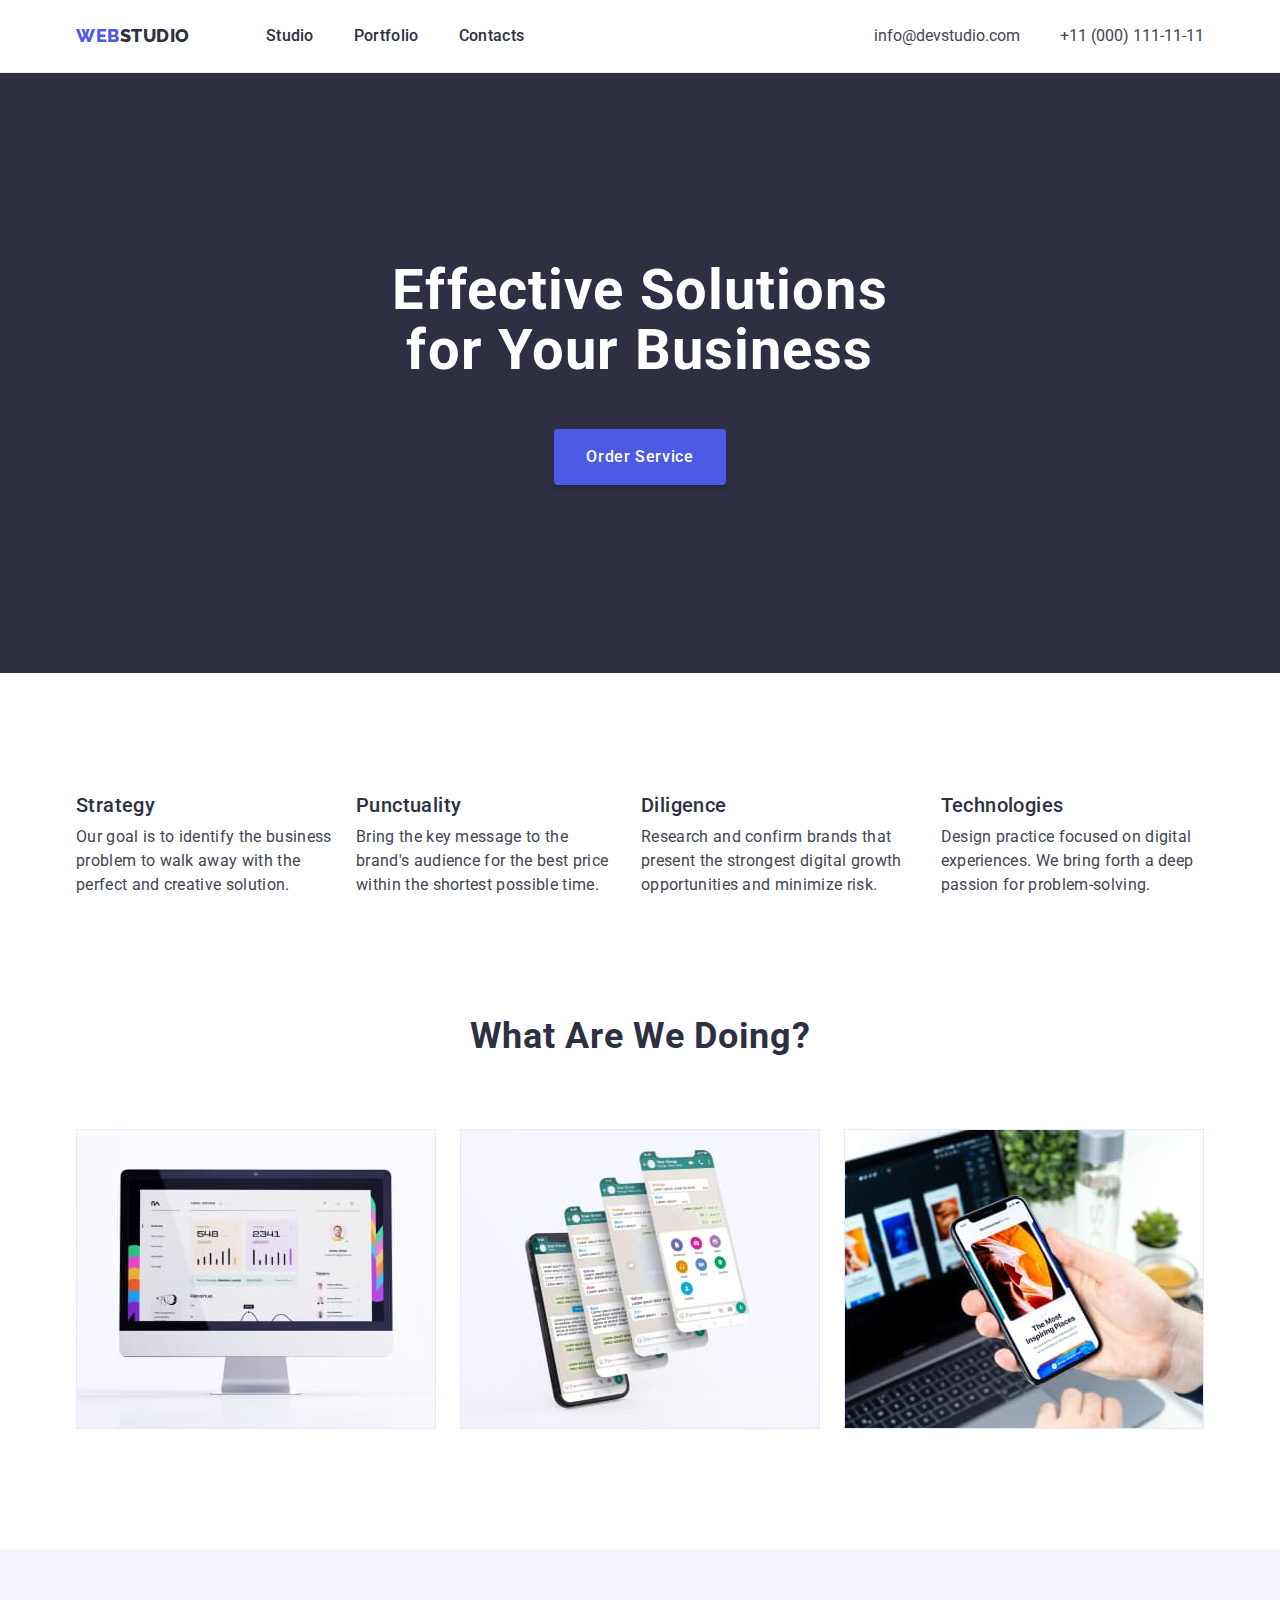
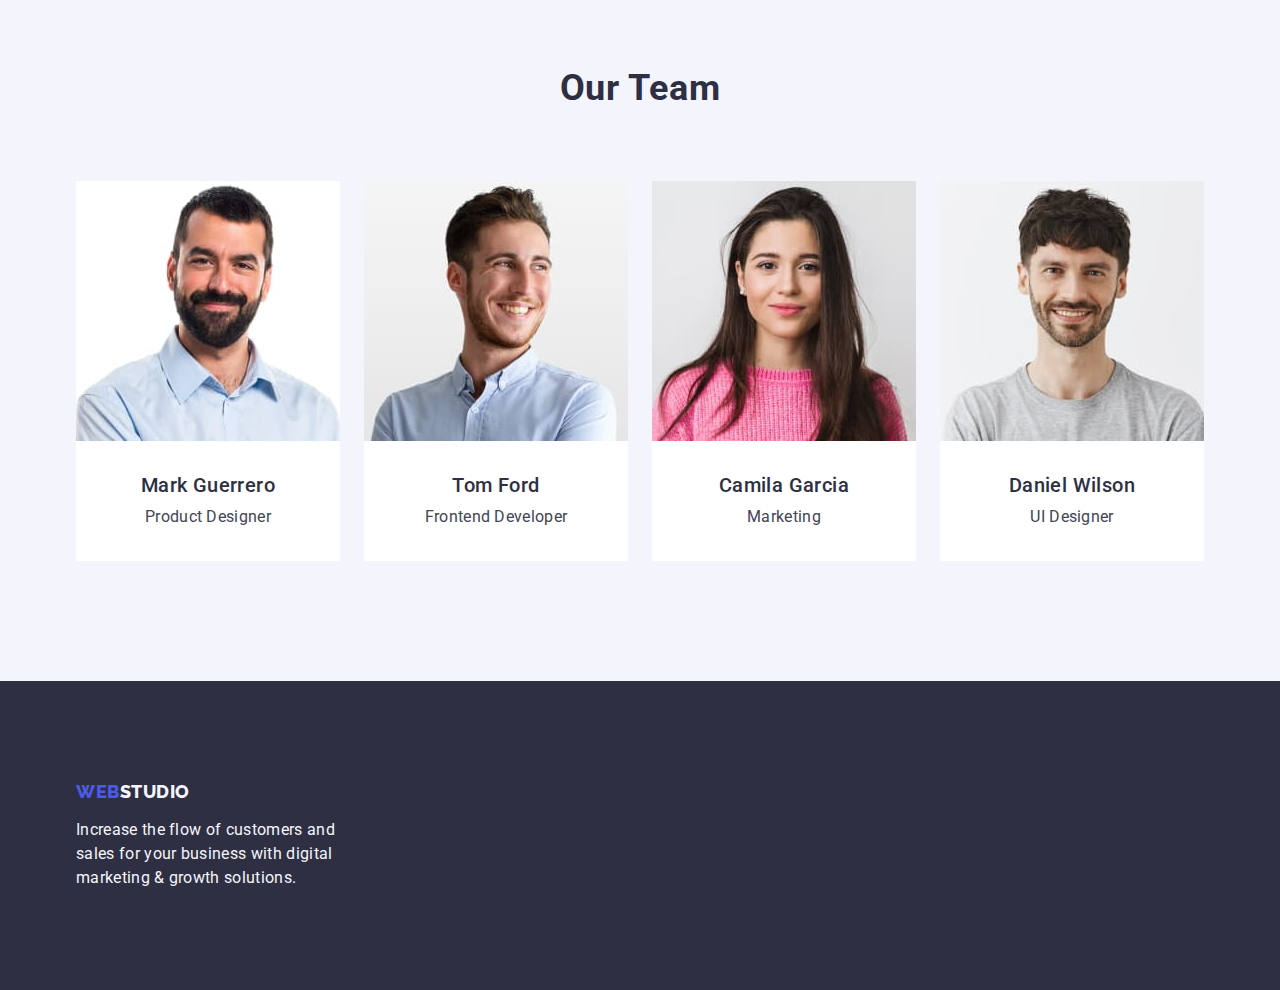
<file: index.html>
<!DOCTYPE html>
<html lang="en">
  <head>
    <meta charset="UTF-8" />
    <meta http-equiv="X-UA-Compatible" content="IE=edge" />
    <meta name="viewport" content="width=device-width, initial-scale=1.0" />
    <title>Studio</title>
    <link rel="preconnect" href="https://fonts.googleapis.com" />
    <link rel="preconnect" href="https://fonts.gstatic.com" crossorigin />
    <link
      href="https://fonts.googleapis.com/css2?family=Raleway:wght@800&family=Roboto:wght@400;500;700;900&display=swap"
      rel="stylesheet"
    />
    <link
      rel="stylesheet"
      href="https://cdnjs.cloudflare.com/ajax/libs/modern-normalize/1.1.0/modern-normalize.min.css"
    />
    <link rel="stylesheet" href="./css/styles.css" />
  </head>
  <body>
    <!-- Header -->
    <header class="page-header">
      <div class="container header">
        <nav class="navbar">
          <a href="./index.html" class="logo"
            ><span class="logo-web">WEB</span>STUDIO</a
          >
          <ul class="list">
            <li class="list-item">
              <a href="" class="link">Studio</a>
            </li>
            <li class="list-item">
              <a href="./portfolio.html" class="link">Portfolio</a>
            </li>
            <li class="list-item">
              <a href="" class="link">Contacts</a>
            </li>
          </ul>
        </nav>
        <ul class="contacts">
          <li>
            <a href="mailto:info@devstudio.com" class="link"
              >info@devstudio.com</a
            >
          </li>
          <li>
            <a href="tel:+110001111111" class="link">+11 (000) 111-11-11</a>
          </li>
        </ul>
      </div>
    </header>
    <!-- Main content -->
    <main>
      <!-- Hero -->
      <section class="hero-section">
        <div class="container hero">
          <h1 class="hero-title">Effective Solutions for Your Business</h1>
          <button type="button" class="hero-button">Order Service</button>
        </div>
      </section>
      <!-- Our values -->
      <section class="section our-values-section">
        <div class="container">
          <h2 class="visually-hidden">Our values</h2>
          <ul class="our-values-list">
            <li class="startegy">
              <h3>Strategy</h3>
              <p>
                Our goal is to identify the business problem to walk away with
                the perfect and creative solution.
              </p>
            </li>
            <li>
              <h3>Punctuality</h3>
              <p>
                Bring the key message to the brand's audience for the best price
                within the shortest possible time.
              </p>
            </li>
            <li>
              <h3>Diligence</h3>
              <p>
                Research and confirm brands that present the strongest digital
                growth opportunities and minimize risk.
              </p>
            </li>
            <li>
              <h3>Technologies</h3>
              <p>
                Design practice focused on digital experiences. We bring forth a
                deep passion for problem-solving.
              </p>
            </li>
          </ul>
        </div>
      </section>
      <!-- What are we doing? -->
      <section class="section our-job-section">
        <div class="container">
          <h2 class="our-job-header">What are we doing?</h2>
          <ul class="our-job-list">
            <li>
              <img src="./images/img-1.jpeg" alt="Macbook" width="360" />
            </li>
            <li>
              <img src="./images/img-2.jpeg" alt="Phone screen" width="360" />
            </li>
            <li>
              <img
                src="./images/img-3.jpeg"
                alt="A man holds an iPhone"
                width="360"
              />
            </li>
          </ul>
        </div>
      </section>
      <!-- Our Team -->
      <section class="section our-team-section">
        <div class="container">
          <h2 class="our-team-header">Our Team</h2>
          <ul class="our-team-list">
            <li>
              <img
                src="./images/mark.jpeg"
                alt="Mark Guerrero"
                width="264"
                height="260"
              />
              <div class="member-content">
                <h3>Mark Guerrero</h3>
                <p>Product Designer</p>
              </div>
            </li>
            <li>
              <img
                src="./images/tomford.jpeg"
                alt="Tom Ford"
                width="264"
                height="260"
              />
              <div class="member-content">
                <h3>Tom Ford</h3>
                <p>Frontend Developer</p>
              </div>
            </li>
            <li>
              <img
                src="./images/camila.jpeg"
                alt="Camila Garcia"
                width="264"
                height="260"
              />
              <div class="member-content">
                <h3>Camila Garcia</h3>
                <p>Marketing</p>
              </div>
            </li>
            <li>
              <img
                src="./images/daniel.jpeg"
                alt="Daniel Wilson"
                width="264"
                height="260"
              />
              <div class="member-content">
                <h3>Daniel Wilson</h3>
                <p>UI Designer</p>
              </div>
            </li>
          </ul>
        </div>
      </section>
    </main>
    <!-- Footer -->
    <footer class="site-footer">
      <div class="container footer-container">
        <div class="footer-content">
          <a href="./index.html" class="logo"
            ><span class="logo-web">WEB</span>STUDIO</a
          >
          <p>
            Increase the flow of customers and sales for your business with
            digital marketing & growth solutions.
          </p>
        </div>
      </div>
    </footer>
  </body>
</html>
</file>
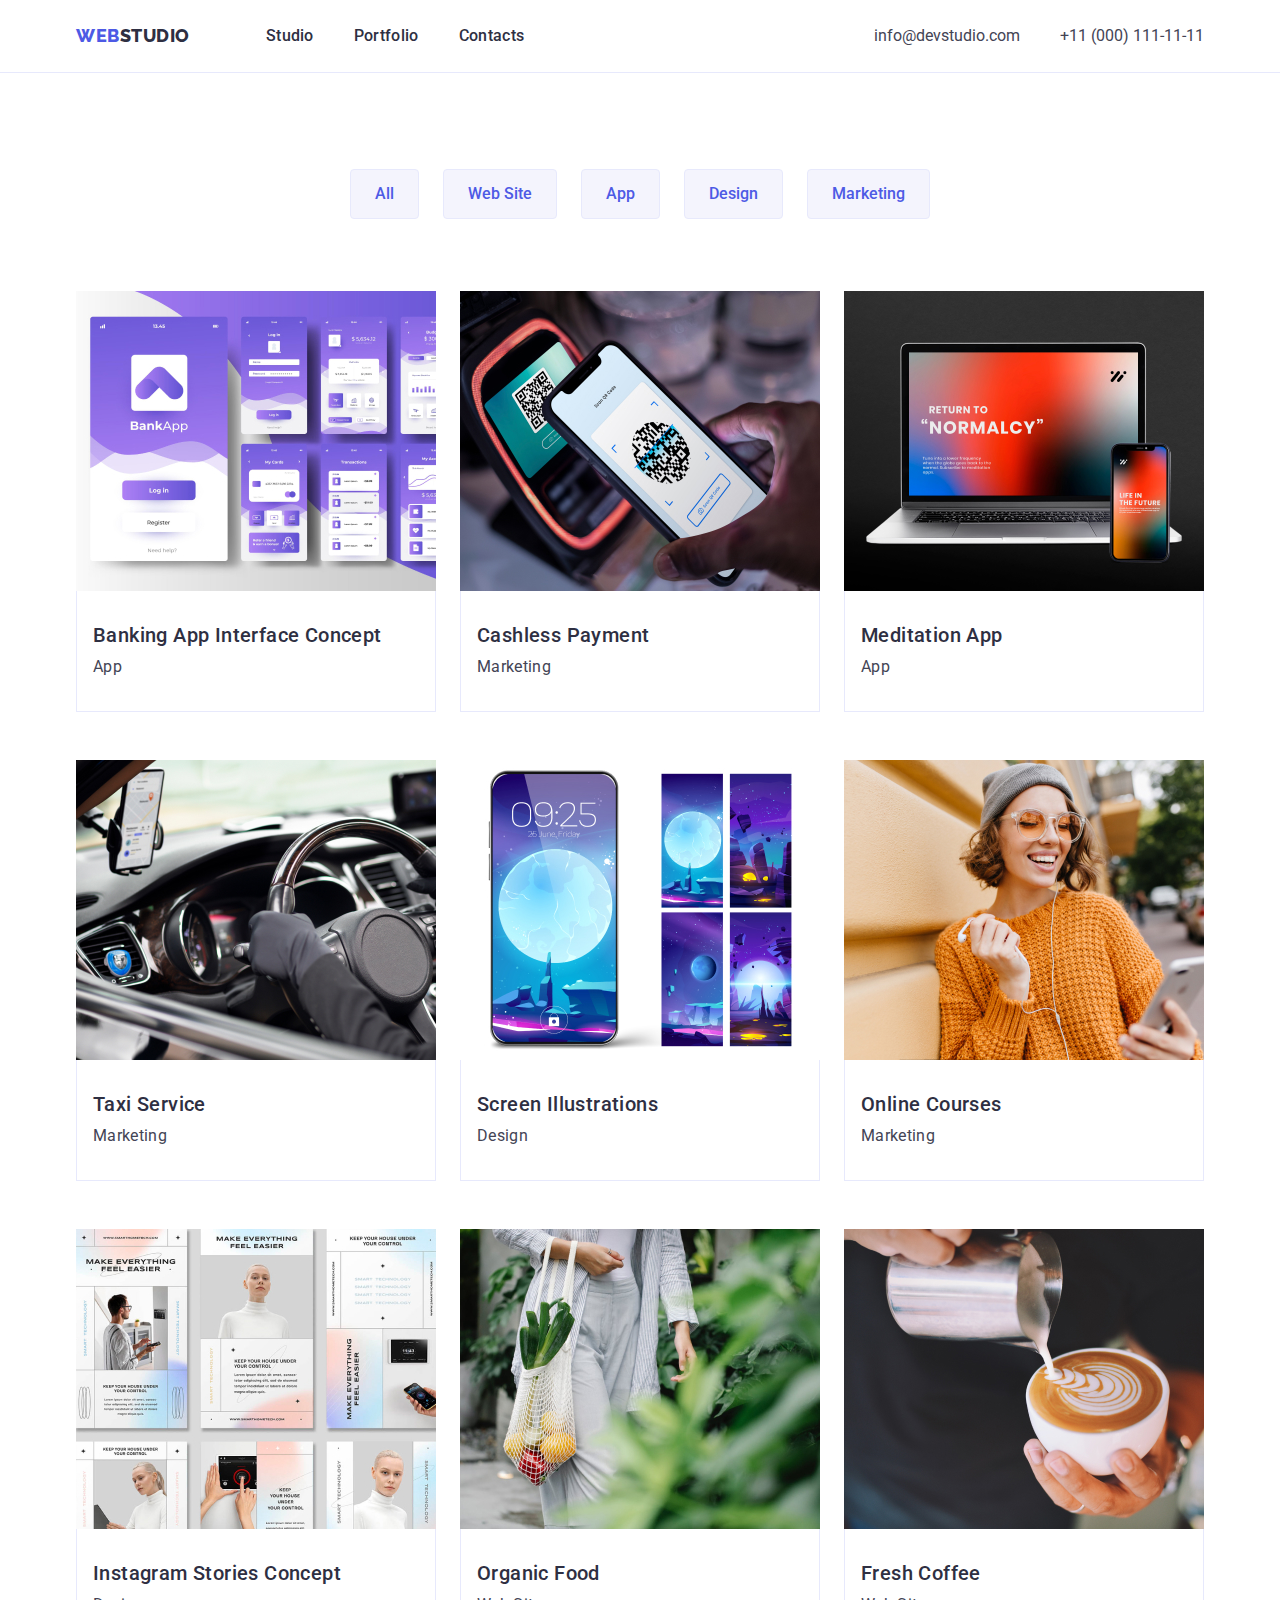
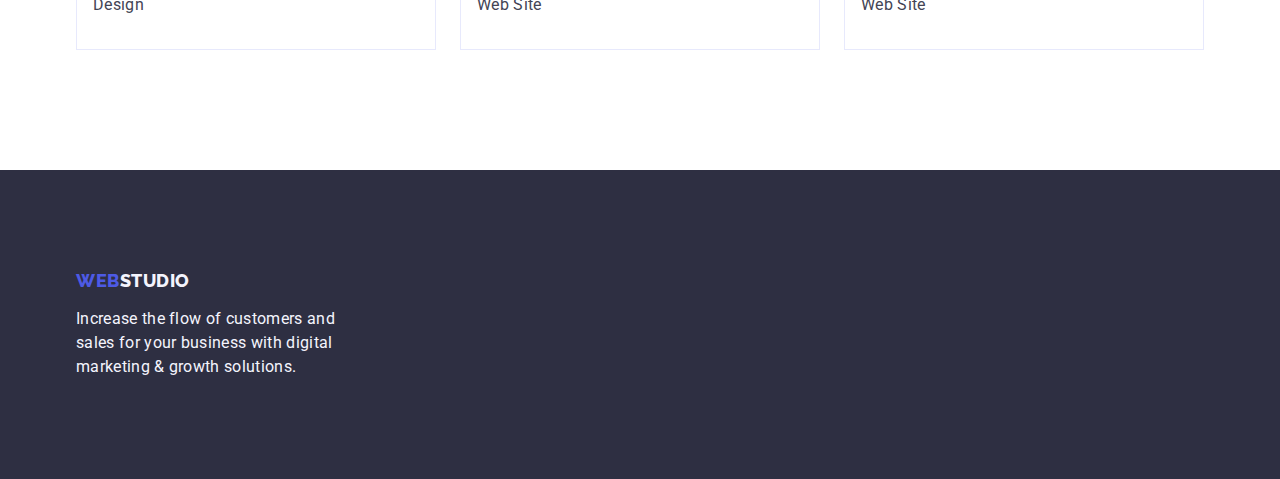
<file: portfolio.html>
<!DOCTYPE html>
<html lang="en">
  <head>
    <meta charset="UTF-8" />
    <meta http-equiv="X-UA-Compatible" content="IE=edge" />
    <meta name="viewport" content="width=device-width, initial-scale=1.0" />
    <title>Portfolio</title>
    <link rel="preconnect" href="https://fonts.googleapis.com" />
    <link rel="preconnect" href="https://fonts.gstatic.com" crossorigin />
    <link
      href="https://fonts.googleapis.com/css2?family=Raleway:wght@800&family=Roboto:wght@400;500;700;900&display=swap"
      rel="stylesheet"
    />
    <link
      rel="stylesheet"
      href="https://cdnjs.cloudflare.com/ajax/libs/modern-normalize/1.1.0/modern-normalize.min.css"
    />
    <link rel="stylesheet" href="./css/styles.css" />
  </head>
  <body>
    <!-- Header -->
    <header class="page-header">
      <div class="container header">
        <nav class="navbar">
          <a href="./index.html" class="logo"
            ><span class="logo-web">WEB</span>STUDIO</a
          >
          <ul class="list">
            <li class="list-item">
              <a href="" class="link">Studio</a>
            </li>
            <li class="list-item">
              <a href="./portfolio.html" class="link">Portfolio</a>
            </li>
            <li class="list-item">
              <a href="" class="link">Contacts</a>
            </li>
          </ul>
        </nav>
        <ul class="contacts">
          <li>
            <a href="mailto:info@devstudio.com" class="link"
              >info@devstudio.com</a
            >
          </li>
          <li>
            <a href="tel:+110001111111" class="link">+11 (000) 111-11-11</a>
          </li>
        </ul>
      </div>
    </header>
    <!-- Main content -->
    <main>
      <section class="portfolio">
        <h1 class="visually-hidden">Portfolio</h1>
        <ul class="filter">
          <li><button type="button" class="button">All</button></li>
          <li><button type="button" class="button">Web Site</button></li>
          <li><button type="button" class="button">App</button></li>
          <li><button type="button" class="button">Design</button></li>
          <li><button type="button" class="button">Marketing</button></li>
        </ul>
        <div class="container">
          <ul class="portfolio-card-set">
            <li class="item">
              <a href="" class="link">
                <img
                  src="./images/portfolio1.jpeg"
                  alt="Banking App Interface layout"
                  width="360"
                />
                <div class="card-content">
                  <h2>Banking App Interface Concept</h2>
                  <p>App</p>
                </div>
              </a>
            </li>
            <li class="item">
              <a href="" class="link">
                <img
                  src="./images/portfolio2.jpeg"
                  alt="Cashless payment in action"
                  width="360"
                  height="300"
                />
                <div class="card-content">
                  <h2>Cashless Payment</h2>
                  <p>Marketing</p>
                </div>
              </a>
            </li>
            <li class="item">
              <a href="" class="link">
                <img
                  src="./images/portfolio3.jpeg"
                  alt="Laptop screen"
                  width="360"
                  height="300"
                />
                <div class="card-content">
                  <h2>Meditation App</h2>
                  <p>App</p>
                </div>
              </a>
            </li>
            <li class="item">
              <a href="" class="link">
                <img
                  src="./images/portfolio4.jpeg"
                  alt="A man drives a car"
                  width="360"
                  height="300"
                />
                <div class="card-content">
                  <h2>Taxi Service</h2>
                  <p>Marketing</p>
                </div>
              </a>
            </li>
            <li class="item">
              <a href="" class="link">
                <img
                  src="./images/portfolio5.jpeg"
                  alt="Mobile phone interface"
                  width="360"
                  height="300"
                />
                <div class="card-content">
                  <h2>Screen Illustrations</h2>
                  <p>Design</p>
                </div>
              </a>
            </li>
            <li class="item">
              <a href="" class="link">
                <img
                  src="./images/portfolio6.jpeg"
                  alt="Happy girl looking at her mobile phone screen"
                  width="360"
                  height="300"
                />
                <div class="card-content">
                  <h2>Online Courses</h2>
                  <p>Marketing</p>
                </div>
              </a>
            </li>
            <li class="item">
              <a href="" class="link">
                <img
                  src="./images/portfolio7.jpeg"
                  alt="Instagram stories concept layout"
                  width="360"
                  height="300"
                />
                <div class="card-content">
                  <h2>Instagram Stories Concept</h2>
                  <p>Design</p>
                </div>
              </a>
            </li>
            <li class="item">
              <a href="" class="link">
                <img
                  src="./images/portfolio8.jpeg"
                  alt="A woman carrying a bag with vegetables"
                  width="360"
                  height="300"
                />
                <div class="card-content">
                  <h2>Organic Food</h2>
                  <p>Web Site</p>
                </div>
              </a>
            </li>
            <li class="item">
              <a href="" class="link">
                <img
                  src="./images/portfolio9.jpeg"
                  alt="A cup of delicious coffee"
                  width="360"
                  height="300"
                />
                <div class="card-content">
                  <h2>Fresh Coffee</h2>
                  <p>Web Site</p>
                </div>
              </a>
            </li>
          </ul>
        </div>
      </section>
    </main>
    <!-- Footer -->
    <footer class="site-footer">
      <div class="container footer-container">
        <div class="footer-content">
          <a href="./index.html" class="logo"
            ><span class="logo-web">WEB</span>STUDIO</a
          >
          <p>
            Increase the flow of customers and sales for your business with
            digital marketing & growth solutions.
          </p>
        </div>
      </div>
    </footer>
  </body>
</html>
</file>
<file: css/styles.css>
/* Палітра кольорів 
Колір основного тексту #2e2f42 (Navy Blue)
Колір другорядного тексту background: #434455;(Slate)
Білий колір #FFFFFF;
Клауд колір #F4F4FD;
Фіолетовий: #4D5AE5;
Фіолетовий при наведенні на кнопку background: #404BBF;
*/

:root {
  --primary-text-color: #2e2f42;
  --seconadry-text-color: #434455;
  --text-color-white: #ffffff;
  --text-color-cloud: #f4f4fd;
  --text-color-iris: #4d5ae5;
  --text-color-ocean: #404bbf;
}

body {
  font-family: "Roboto", sans-serif;
  color: var(--primary-text-color);
}

.link {
  text-decoration: none;
}

h1,
h2,
h3,
h4,
h5,
h6,
p,
ul {
  margin: 0;
  padding: 0;
}

.container {
  max-width: 1158px;
  padding-left: 15px;
  padding-right: 15px;
  margin-left: auto;
  margin-right: auto;
}

ul {
  list-style: none;
}

.section {
  padding-top: 120px;
  padding-bottom: 120px;
}

img {
  display: block;
}
/* Зробив це для того, щоб не було проміжку між фото і рамкою в кардсеті портфолі, але не знаю чи це правильно і чи не нашкодить в майбутньому */

/* Header */

.page-header {
  border-bottom: 1px solid #e7e9fc;
}

.container.header {
  display: flex;
  align-items: center;
}

.navbar {
  display: flex;
  align-items: center;
}

.navbar .list {
  display: flex;
  gap: 40px;
}

.logo {
  display: block;
  font-family: "Raleway";
  font-weight: 800;
  font-size: 18px;
  line-height: 1.17;
  letter-spacing: 0.03em;
  text-transform: uppercase;
  text-decoration: none;
  color: var(--primary-text-color);
  margin-right: 76px;
}
.logo .logo-web {
  color: var(--text-color-iris);
}

.list-item .link:hover,
.list-item .link:focus {
  color: var(--text-color-ocean);
}

.navbar .link {
  display: block;
  color: var(--primary-text-color);
  font-weight: 500;
  font-size: 16px;
  line-height: 1.5;
  letter-spacing: 0.02em;
  padding: 24px 0;
}

.contacts {
  display: flex;
  gap: 40px;
  margin-left: auto;
}

.contacts .link {
  display: block;
  color: var(--seconadry-text-color);
  padding: 24px 0;
}

.contacts .link:hover,
.contacts .link:focus {
  color: var(--text-color-ocean);
}

/* Footer */

.site-footer {
  background-color: var(--primary-text-color);
  padding-top: 100px;
  padding-bottom: 100px;
}

.footer-content {
  width: 264px;
}

.footer-content .logo {
  margin-bottom: 16px;
}

.site-footer .logo-web {
  font-family: "Raleway";
  font-weight: 800;
  font-size: 18px;
  line-height: 1.17;
  letter-spacing: 0.03em;
  color: var(--text-color-iris);
}

.site-footer .logo {
  font-family: "Raleway";
  font-weight: 800;
  font-size: 18px;
  line-height: 1.17;
  letter-spacing: 0.03em;
  color: var(--text-color-cloud);
}

.site-footer p {
  font-size: 16px;
  line-height: 1.5;
  letter-spacing: 0.02em;
  color: var(--text-color-cloud);
}

/* Main page */

/* Hero */

.hero-section {
  background-color: var(--primary-text-color);
  padding-top: 188px;
  padding-bottom: 188px;
  /* Доданий для того, щоб було видно hero title */
}

.container.hero {
  /* Чому при height - висота 900 пікселів, а при max-height - висота правильна?? */
  max-height: 600px;
  text-align: center;
}

.hero-title {
  width: 496px;
  margin-left: auto;
  margin-right: auto;
  font-weight: 700;
  font-size: 56px;
  line-height: 1.07;
  letter-spacing: 0.02em;
  color: var(--text-color-white);
  margin-bottom: 48px;
}
.hero-button {
  color: var(--text-color-white);
  background-color: var(--text-color-iris);
  font-weight: 500;
  font-size: 16px;
  line-height: 1.5;
  letter-spacing: 0.04em;
  cursor: pointer;
  box-shadow: 0px 4px 4px rgba(0, 0, 0, 0.15);
  border-radius: 4px;
  padding: 16px 32px;
  border: none;
}

.hero-button:hover,
.hero-button:focus {
  background-color: var(--text-color-ocean);
}

/* Our values */

.our-values-section {
  padding-bottom: 0;
}

.visually-hidden {
  position: absolute;
  white-space: nowrap;
  width: 1px;
  height: 1px;
  overflow: hidden;
  border: 0;
  padding: 0;
  clip: rect(0 0 0 0);
  clip-path: inset(50%);
  margin: -1px;
}

.our-values-list {
  display: flex;
  gap: 24px;
}

.strategy {
  width: calc((100% - 72px) / 4);
}

.our-values-section h3 {
  font-weight: 500;
  font-size: 20px;
  line-height: 1.2;
  letter-spacing: 0.02em;
  margin-bottom: 8px;
}
.our-values-section p {
  font-size: 16px;
  line-height: 1.5;
  letter-spacing: 0.02em;
  color: var(--seconadry-text-color);
}
/* What are we doing */

.our-job-header {
  margin-bottom: 72px;
}

.our-job-list {
  display: flex;
  gap: 24px;
}

.our-job-section h2 {
  text-align: center;
  font-weight: 700;
  font-size: 36px;
  line-height: 1.11;
  letter-spacing: 0.02em;
  text-transform: capitalize;
}

/* Our team */

.our-team-section {
  background-color: var(--text-color-cloud);
}

.our-team-header {
  text-align: center;
  font-weight: 700;
  font-size: 36px;
  line-height: 1.11;
  letter-spacing: 0.02em;
  text-transform: capitalize;
  margin-bottom: 72px;
}

.our-team-list {
  display: flex;
  gap: 24px;
}

.our-team-section h3 {
  font-style: normal;
  font-weight: 500;
  font-size: 20px;
  line-height: 1.2;
  letter-spacing: 0.02em;
  margin-bottom: 8px;
}

.our-team-section p {
  font-size: 16px;
  line-height: 1.5;
  letter-spacing: 0.02em;
  color: var(--seconadry-text-color);
}

.member-content {
  background-color: white;
  text-align: center;
  padding: 32px 16px;
}

/* Portfolio page */

.portfolio {
  padding-top: 96px;
  padding-bottom: 120px;
}

.portfolio-header {
  display: none;
}

/* Filter */

.filter {
  display: flex;
  justify-content: center;
  gap: 24px;
  margin-bottom: 72px;
}

.filter .button {
  color: var(--text-color-iris);
  background-color: var(--text-color-cloud);
  font-weight: 500;
  font-size: 16px;
  font-family: inherit;
  line-height: 1.5;
  cursor: pointer;
  border: none;
  padding: 12px 24px;
  border: 1px solid #e7e9fc;
  border-radius: 4px;
}

.filter .button:hover,
.filter .button:focus {
  color: var(--text-color-white);
  background-color: var(--text-color-ocean);
  border-color: var(--text-color-ocean);
}

/* Portfolio items */

.portfolio-card-set {
  display: flex;
  flex-wrap: wrap;
  gap: 48px 24px;
}

/* .portfolio-card-set > .item { 
}
*/

.card-content {
  padding-top: 32px;
  padding-bottom: 32px;
  padding-left: 16px;
  border: 1px solid #e7e9fc;
  border-top: 0;
}

.portfolio-card-set h2 {
  font-weight: 500;
  font-size: 20px;
  line-height: 1.2;
  letter-spacing: 0.02em;
  color: var(--primary-text-color);
  margin-bottom: 8px;
}

.portfolio-card-set p {
  font-size: 16px;
  line-height: 1.5;
  letter-spacing: 0.02em;
  color: var(--seconadry-text-color);
}
</file>
